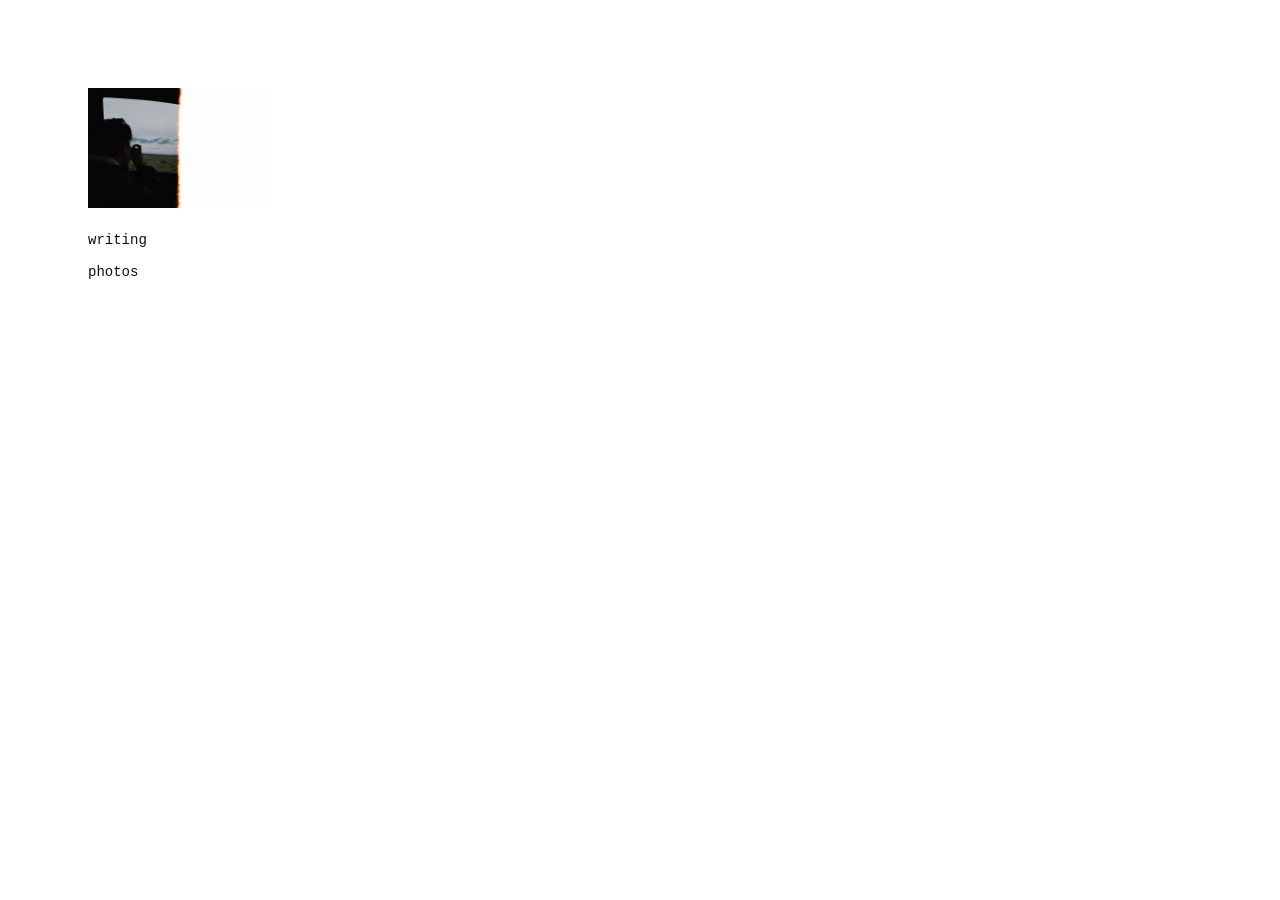
<file: index.html>
<!doctype html>
<html lang="zh-CN">
  <head>
    <meta charset="utf-8">
    <meta name="viewport" content="width=device-width, initial-scale=1">
    <meta name="description" content="enshrouding-Hengyu Zhou 的写作与摄影网站。">
    <meta property="og:title" content="enshrouding-Hengyu Zhou">
    <meta property="og:description" content="Writing and photography.">
    <meta property="og:type" content="website">
    <meta property="og:image" content="https://oneosoder-netizen.github.io/Hengyu-Zhou/assets/home-visual.png">
    <meta name="twitter:card" content="summary_large_image">
    <title>enshrouding-Hengyu Zhou</title>
    <link rel="stylesheet" href="./css/style.css">
  </head>
  <body class="landing-body">
    <main class="landing" aria-label="个人网站首页">
      <div class="landing-image">
        <img src="./assets/home-visual.png" alt="enshrouding-Hengyu Zhou 的首页摄影作品">
      </div>
      <nav class="landing-nav" aria-label="主要栏目">
        <a href="./writing/">writing</a>
        <a href="./photos/">photos</a>
      </nav>
    </main>
  </body>
</html>
</file>
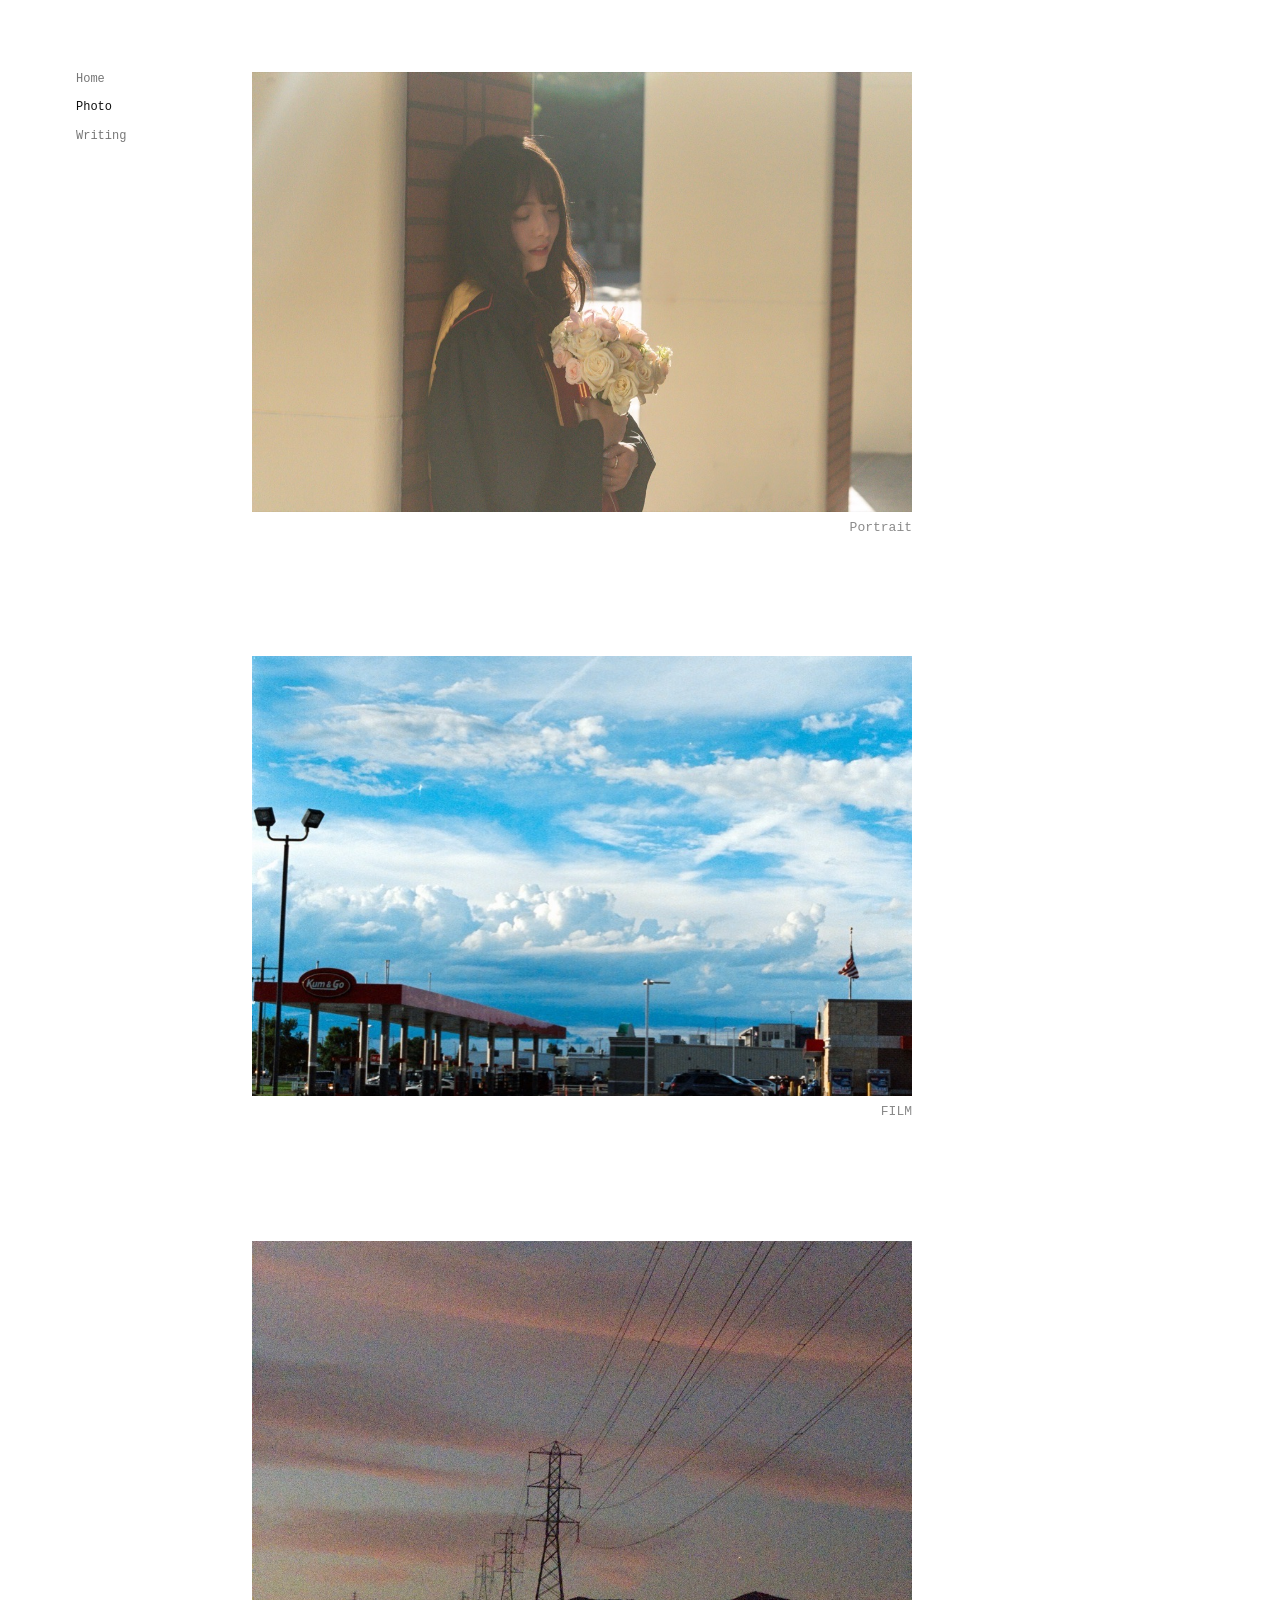
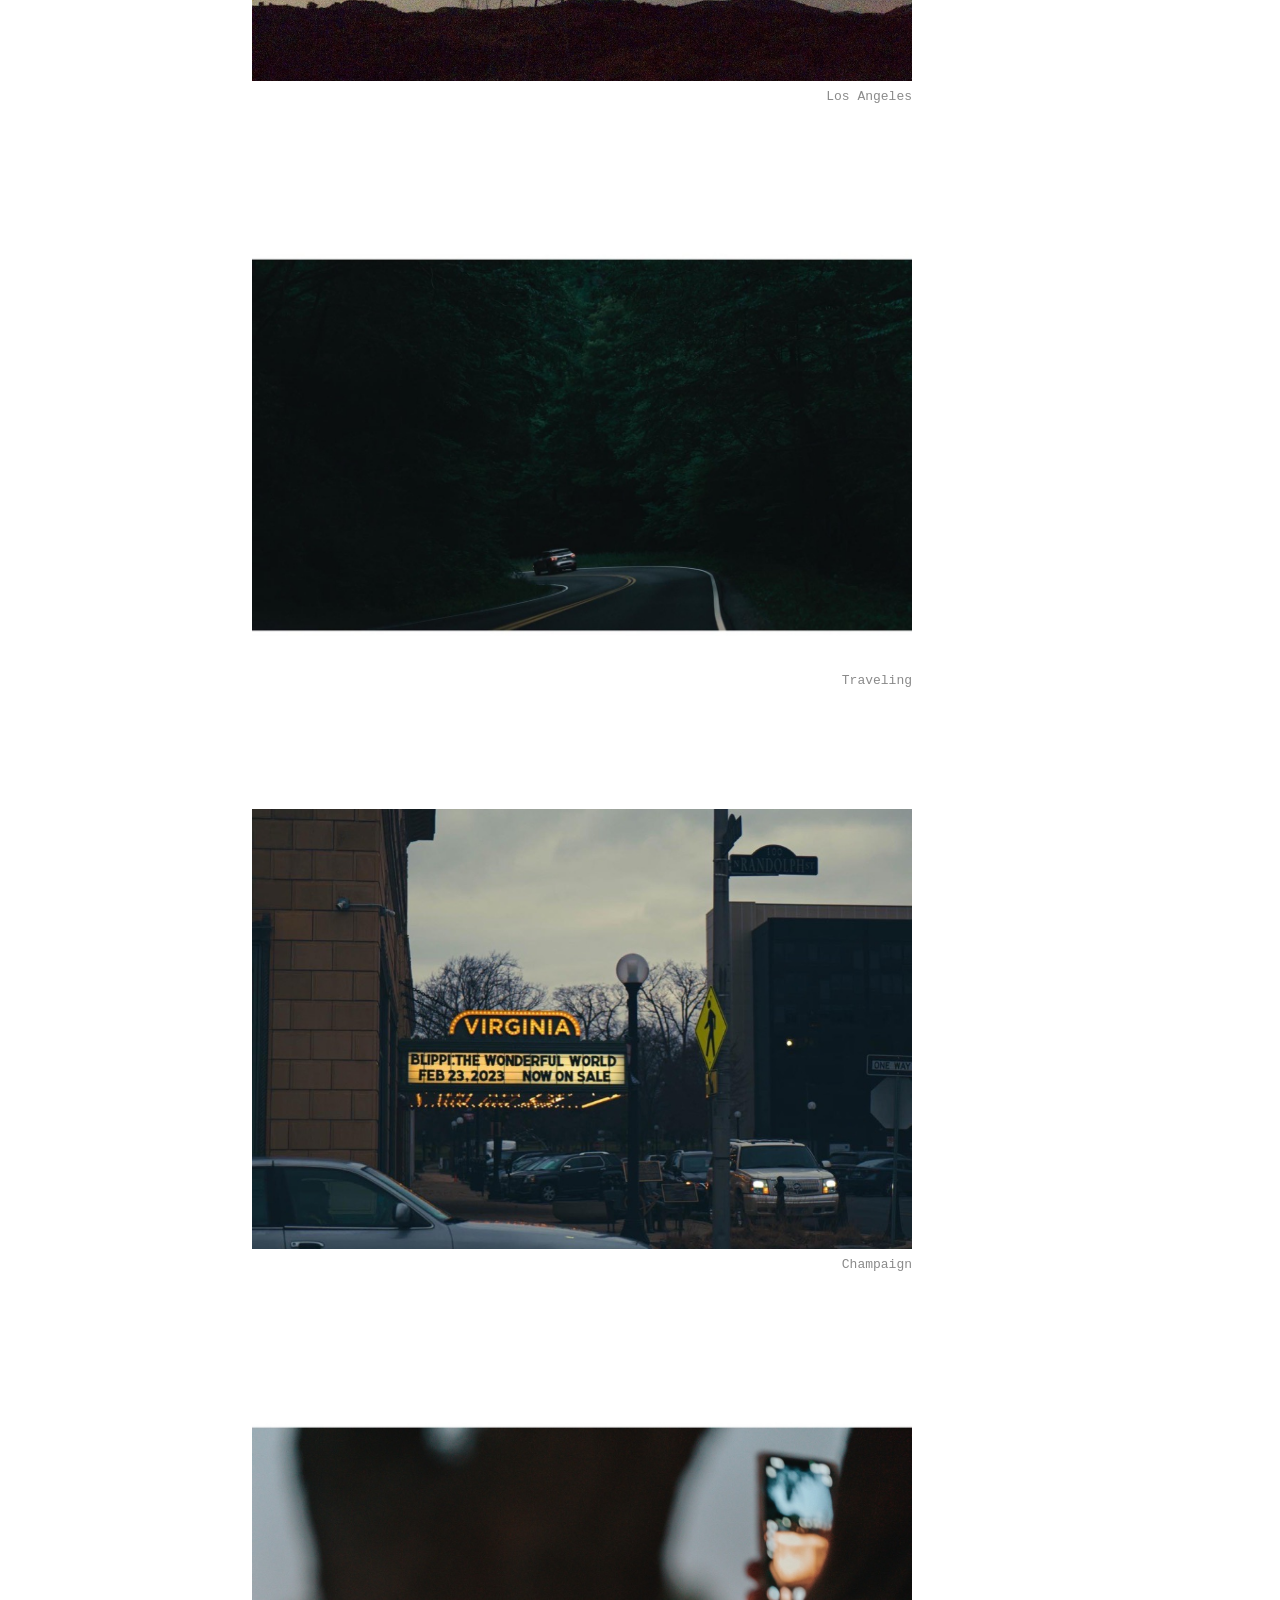
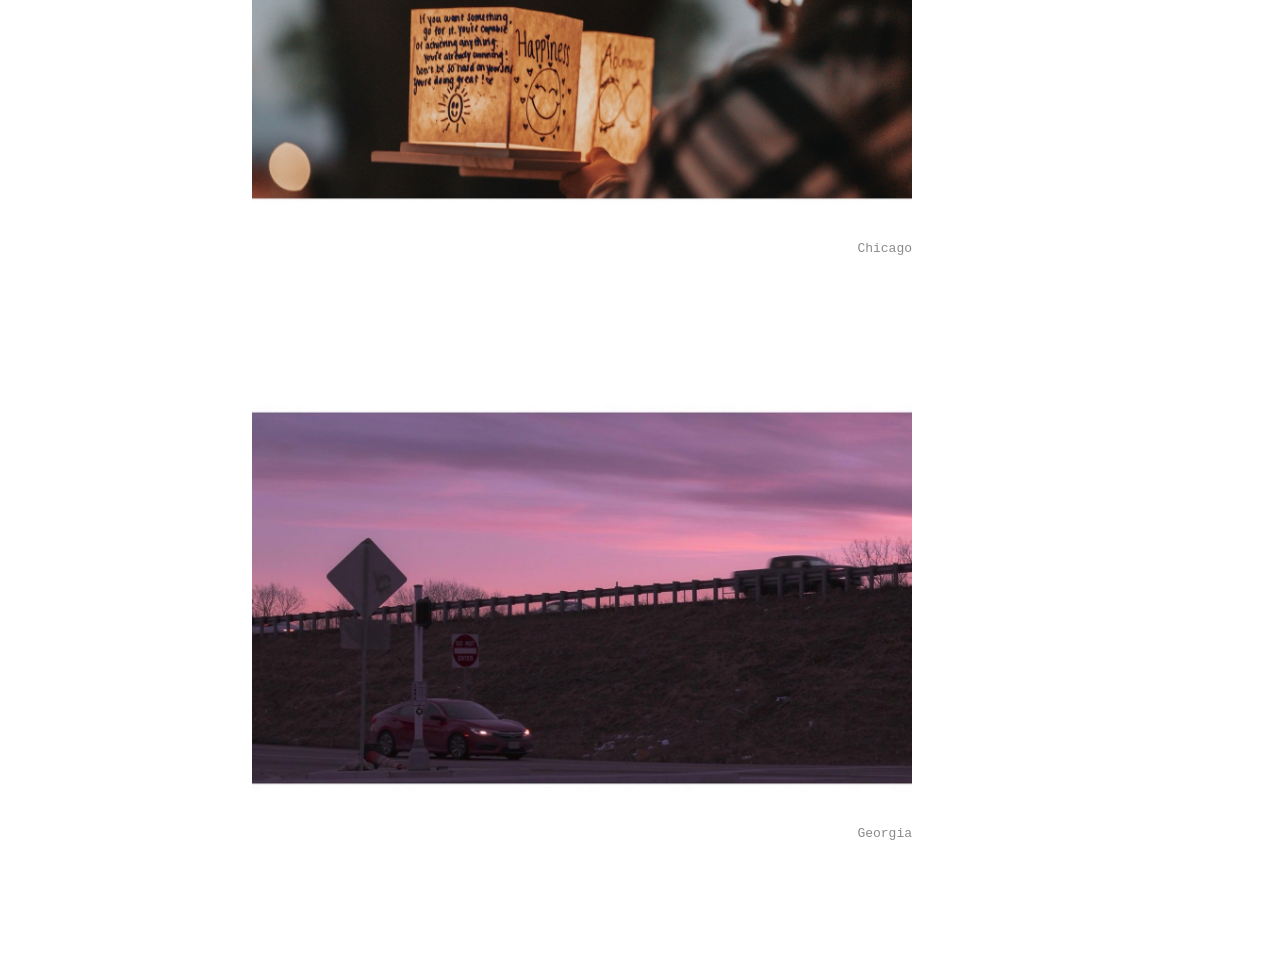
<file: photos/index.html>
<!doctype html>
<html lang="zh-CN">
  <head>
    <meta charset="utf-8">
    <meta name="viewport" content="width=device-width, initial-scale=1">
    <meta name="description" content="enshrouding-Hengyu Zhou 的摄影系列。">
    <title>Photos｜enshrouding-Hengyu Zhou</title>
    <link rel="stylesheet" href="../css/style.css">
  </head>
  <body>
    <nav class="site-nav" aria-label="栏目导航">
      <a href="../">Home</a>
      <a class="is-active" href="./">Photo</a>
      <a href="../writing/">Writing</a>
    </nav>

    <main class="page-shell">
      <section class="page-main">
        <div class="album-index" id="albumIndex">
          <div class="album-list" id="albumList"></div>
        </div>

        <div class="album-detail" id="albumDetail" hidden>
          <div class="album-toolbar">
            <h1 class="album-title" id="albumTitle"></h1>
            <button class="album-back" id="albumBack" type="button">all series</button>
          </div>
          <div class="photo-grid" id="photoGrid"></div>
        </div>
      </section>
    </main>

    <div class="lightbox" id="lightbox" hidden role="dialog" aria-modal="true" aria-label="照片预览">
      <button class="lightbox-close" id="lightboxClose" type="button" aria-label="关闭">×</button>
      <button class="lightbox-arrow prev" id="lightboxPrev" type="button" aria-label="上一张">‹</button>
      <div class="lightbox-media" id="lightboxMedia"></div>
      <button class="lightbox-arrow next" id="lightboxNext" type="button" aria-label="下一张">›</button>
      <span class="lightbox-label" id="lightboxLabel"></span>
    </div>

    <script src="./albums.js"></script>
    <script src="./gallery.js"></script>
  </body>
</html>
</file>
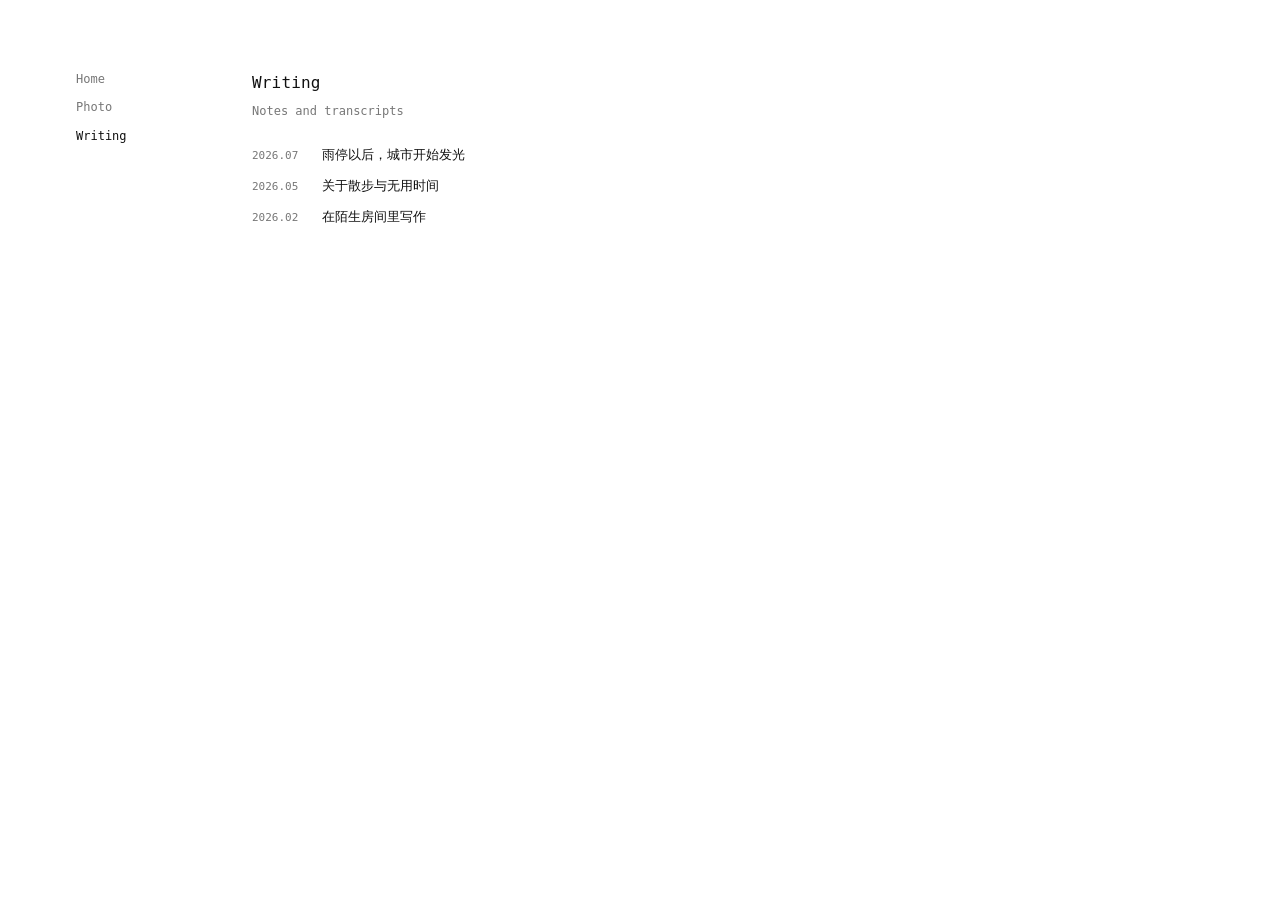
<file: writing/index.html>
<!doctype html>
<html lang="zh-CN">
  <head>
    <meta charset="utf-8">
    <meta name="viewport" content="width=device-width, initial-scale=1">
    <meta name="description" content="enshrouding-Hengyu Zhou 的文字、随笔与片段。">
    <title>Writing｜enshrouding-Hengyu Zhou</title>
    <link rel="stylesheet" href="../css/style.css">
  </head>
  <body>
    <nav class="site-nav" aria-label="栏目导航">
      <a href="../">Home</a>
      <a href="../photos/">Photo</a>
      <a class="is-active" href="./">Writing</a>
    </nav>

    <main class="page-shell">
      <section class="page-main">
        <div class="post-index" id="postIndex">
          <h1 class="page-title">Writing</h1>
          <p class="page-subtitle">Notes and transcripts</p>
          <div class="post-list" id="postList"></div>
        </div>

        <article class="article-view" id="articleView" hidden>
          <a class="article-back" href="./">← all writing</a>
          <h1 class="article-title" id="articleTitle"></h1>
          <p class="article-meta" id="articleMeta"></p>
          <div class="article-content" id="articleContent"></div>
        </article>
      </section>
    </main>

    <script src="./posts.js"></script>
    <script src="./writing.js"></script>
  </body>
</html>
</file>
<file: css/style.css>
:root {
  --bg: #fff;
  --text: #101010;
  --muted: #777;
  --line: #ececec;
  --nav-width: 120px;
  --nav-gap: 56px;
  --space-top: 72px;
  --space-left: 76px;
  color-scheme: light;
}

* {
  box-sizing: border-box;
}

html {
  min-height: 100%;
  background: var(--bg);
}

body {
  min-height: 100%;
  margin: 0;
  background: var(--bg);
  color: var(--text);
  font-family: "SFMono-Regular", "Cascadia Mono", "Noto Sans Mono CJK SC", Consolas, monospace;
  -webkit-font-smoothing: antialiased;
}

a {
  color: inherit;
}

button {
  font: inherit;
}

:focus-visible {
  outline: 1px solid currentColor;
  outline-offset: 4px;
}

/* Landing page */
.landing {
  min-height: 100svh;
  padding: 88px 0 48px 88px;
  font-family: "American Typewriter", "Courier New", Courier, monospace;
  font-size: 14px;
  line-height: 1.55;
}

.landing-image {
  width: 180px;
  margin-bottom: 22px;
}

.landing-image img {
  display: block;
  width: 180px;
  height: auto;
}

.landing-nav {
  display: flex;
  flex-direction: column;
  align-items: flex-start;
}

.landing-nav a {
  display: inline-block;
  margin-bottom: 10px;
  text-decoration: none;
}

.landing-nav a:hover {
  text-decoration: underline;
}

/* Shared inner-page layout */
.site-nav {
  position: fixed;
  z-index: 30;
  top: var(--space-top);
  left: var(--space-left);
  display: flex;
  width: var(--nav-width);
  flex-direction: column;
  align-items: flex-start;
  gap: 14px;
}

.site-nav a {
  color: var(--muted);
  font-size: 12px;
  font-weight: 300;
  line-height: 1.2;
  text-decoration: none;
}

.site-nav a:hover,
.site-nav a.is-active {
  color: var(--text);
}

.page-shell {
  min-height: 100svh;
  padding: var(--space-top) 0 116px var(--space-left);
}

.page-main {
  width: min(660px, calc(100vw - var(--space-left) - var(--nav-width) - var(--nav-gap) - 28px));
  margin-left: calc(var(--nav-width) + var(--nav-gap));
}

.page-title {
  margin: 0;
  font-size: 16px;
  font-weight: 400;
  letter-spacing: 0.01em;
  line-height: 1.4;
}

.page-subtitle,
.empty-state {
  margin: 8px 0 0;
  color: var(--muted);
  font-size: 12px;
  font-weight: 300;
  line-height: 1.5;
}

/* Writing */
.post-list {
  display: flex;
  margin-top: 26px;
  flex-direction: column;
  gap: 12px;
}

.post-row {
  display: grid;
  grid-template-columns: 58px 1fr;
  gap: 12px;
  align-items: baseline;
}

.post-date {
  color: var(--muted);
  font-size: 11px;
  font-weight: 300;
  line-height: 1.45;
}

.post-link {
  color: var(--text);
  font-size: 13px;
  font-weight: 400;
  line-height: 1.45;
  text-decoration: none;
  transition: opacity 180ms ease;
}

.post-link:hover {
  opacity: 0.62;
}

.article-view[hidden],
.post-index[hidden] {
  display: none;
}

.article-back {
  display: inline-block;
  margin-bottom: 34px;
  color: var(--muted);
  font-size: 11px;
  text-decoration: none;
}

.article-back:hover {
  color: var(--text);
}

.article-title {
  max-width: 620px;
  margin: 0;
  font-family: "Songti SC", STSong, "Noto Serif CJK SC", serif;
  font-size: clamp(24px, 4vw, 34px);
  font-weight: 400;
  line-height: 1.45;
}

.article-meta {
  margin: 12px 0 42px;
  color: var(--muted);
  font-size: 11px;
}

.article-content {
  max-width: 620px;
  color: #242424;
  font-family: "Songti SC", STSong, "Noto Serif CJK SC", serif;
  font-size: 16px;
  line-height: 2;
}

.article-content p {
  margin: 0 0 1.4em;
}

/* Photography */
.album-list {
  display: flex;
  flex-direction: column;
  gap: 120px;
}

.album-card {
  display: block;
  width: 100%;
  margin: 0;
  padding: 0;
  border: 0;
  background: transparent;
  color: inherit;
  cursor: pointer;
  text-align: left;
}

.album-cover {
  display: block;
  width: 100%;
  aspect-ratio: 3 / 2;
  overflow: hidden;
  background: #ddd;
}

.album-cover img {
  display: block;
  width: 100%;
  height: 100%;
  object-fit: cover;
}

.album-cover {
  transition: opacity 220ms ease;
}

.album-card:hover .album-cover {
  opacity: 0.9;
}

.album-caption {
  display: block;
  min-height: 1.25em;
  margin-top: 8px;
  overflow: hidden;
  color: #8a8a8a;
  font-size: 13px;
  font-weight: 300;
  line-height: 1.25;
  text-align: right;
  text-overflow: ellipsis;
  white-space: nowrap;
}

.placeholder-sea {
  background:
    linear-gradient(180deg, rgba(235, 239, 238, 0.12), rgba(60, 75, 82, 0.16)),
    linear-gradient(172deg, #d8dcda 0 47%, #8d9a9a 48% 60%, #42535b 61% 100%);
}

.placeholder-night {
  background:
    radial-gradient(circle at 72% 32%, #f7edd4 0 1.8%, transparent 2.1%),
    linear-gradient(122deg, transparent 0 46%, rgba(232, 231, 215, 0.2) 47% 48%, transparent 49%),
    linear-gradient(160deg, #101820 0 56%, #273130 57% 100%);
}

.placeholder-mountain {
  background:
    linear-gradient(153deg, transparent 0 48%, rgba(24, 35, 27, 0.65) 49% 100%),
    linear-gradient(24deg, #bdc0b4 0 38%, #6f7868 39% 62%, #263328 63% 100%);
}

.album-detail[hidden],
.album-index[hidden] {
  display: none;
}

.album-toolbar {
  display: flex;
  margin-bottom: 24px;
  align-items: baseline;
  justify-content: space-between;
  gap: 20px;
}

.album-title {
  margin: 0;
  font-size: 14px;
  font-weight: 400;
}

.album-back {
  border: 0;
  background: transparent;
  color: var(--muted);
  cursor: pointer;
  font-size: 11px;
}

.photo-grid {
  display: flex;
  flex-direction: column;
  gap: 32px;
}

.photo-button {
  display: block;
  width: 100%;
  margin: 0;
  padding: 0;
  border: 0;
  background: transparent;
  cursor: zoom-in;
  text-align: left;
}

.photo-frame {
  display: flex;
  width: 100%;
  align-items: flex-start;
  justify-content: flex-start;
  background: transparent;
}

.photo-frame img {
  display: block;
  width: auto;
  max-width: 100%;
  height: auto;
  max-height: 78vh;
  object-fit: contain;
}

.photo-caption {
  display: block;
  margin-top: 7px;
  color: var(--muted);
  font-size: 11px;
  text-align: right;
}

.lightbox {
  position: fixed;
  z-index: 100;
  inset: 0;
  display: flex;
  align-items: center;
  justify-content: center;
  padding: 42px 80px;
  background: rgba(8, 8, 8, 0.97);
}

.lightbox[hidden] {
  display: none;
}

.lightbox-media {
  display: flex;
  width: auto;
  max-width: 82vw;
  height: auto;
  max-height: 86vh;
  align-items: center;
  justify-content: center;
  background: transparent;
}

.lightbox-media img {
  display: block;
  width: auto;
  max-width: 82vw;
  height: auto;
  max-height: 86vh;
  object-fit: contain;
}

.lightbox-close,
.lightbox-arrow {
  position: absolute;
  border: 0;
  background: transparent;
  color: #f3f3f3;
  cursor: pointer;
}

.lightbox-close {
  top: 22px;
  right: 24px;
  width: 34px;
  height: 34px;
  font-size: 24px;
  font-weight: 200;
}

.lightbox-arrow {
  top: 50%;
  width: 52px;
  height: 52px;
  transform: translateY(-50%);
  font-size: 30px;
  font-weight: 200;
}

.lightbox-arrow.prev {
  left: 20px;
}

.lightbox-arrow.next {
  right: 20px;
}

.lightbox-label {
  position: absolute;
  right: 24px;
  bottom: 20px;
  color: #aaa;
  font-size: 11px;
}

@media (max-width: 980px) {
  :root {
    --space-top: 56px;
    --space-left: 36px;
    --nav-width: 96px;
    --nav-gap: 30px;
  }

  .page-main {
    width: min(460px, calc(100vw - 190px));
  }

  .album-list {
    gap: 48px;
  }
}

@media (max-width: 720px) {
  .landing {
    padding: 36px 0 36px 36px;
  }

  .site-nav {
    position: fixed;
    inset: 0 0 auto;
    width: 100%;
    padding: calc(env(safe-area-inset-top) + 10px) 14px 10px;
    flex-direction: row;
    gap: 14px;
    background: var(--bg);
  }

  .site-nav a {
    white-space: nowrap;
  }

  .page-shell {
    padding: calc(env(safe-area-inset-top) + 48px) 14px 54px;
  }

  .page-main {
    width: auto;
    margin-left: 0;
  }

  .post-list {
    margin-top: 32px;
    gap: 14px;
  }

  .post-row {
    grid-template-columns: 52px 1fr;
    gap: 10px;
  }

  .album-list {
    gap: 30px;
  }

  .lightbox {
    padding: 50px 14px;
  }

  .lightbox-media {
    max-width: 100%;
  }

  .lightbox-media img {
    max-width: 100%;
  }

  .lightbox-arrow {
    display: none;
  }
}

@media (max-width: 420px) {
  .site-nav {
    gap: 12px;
    padding-inline: 10px;
  }

  .site-nav a,
  .post-link,
  .album-caption {
    font-size: 11px;
  }

  .post-date {
    font-size: 10px;
  }

  .post-row {
    grid-template-columns: 48px 1fr;
  }
}

@media (prefers-reduced-motion: reduce) {
  *,
  *::before,
  *::after {
    scroll-behavior: auto !important;
    transition-duration: 0.01ms !important;
  }
}
</file>
